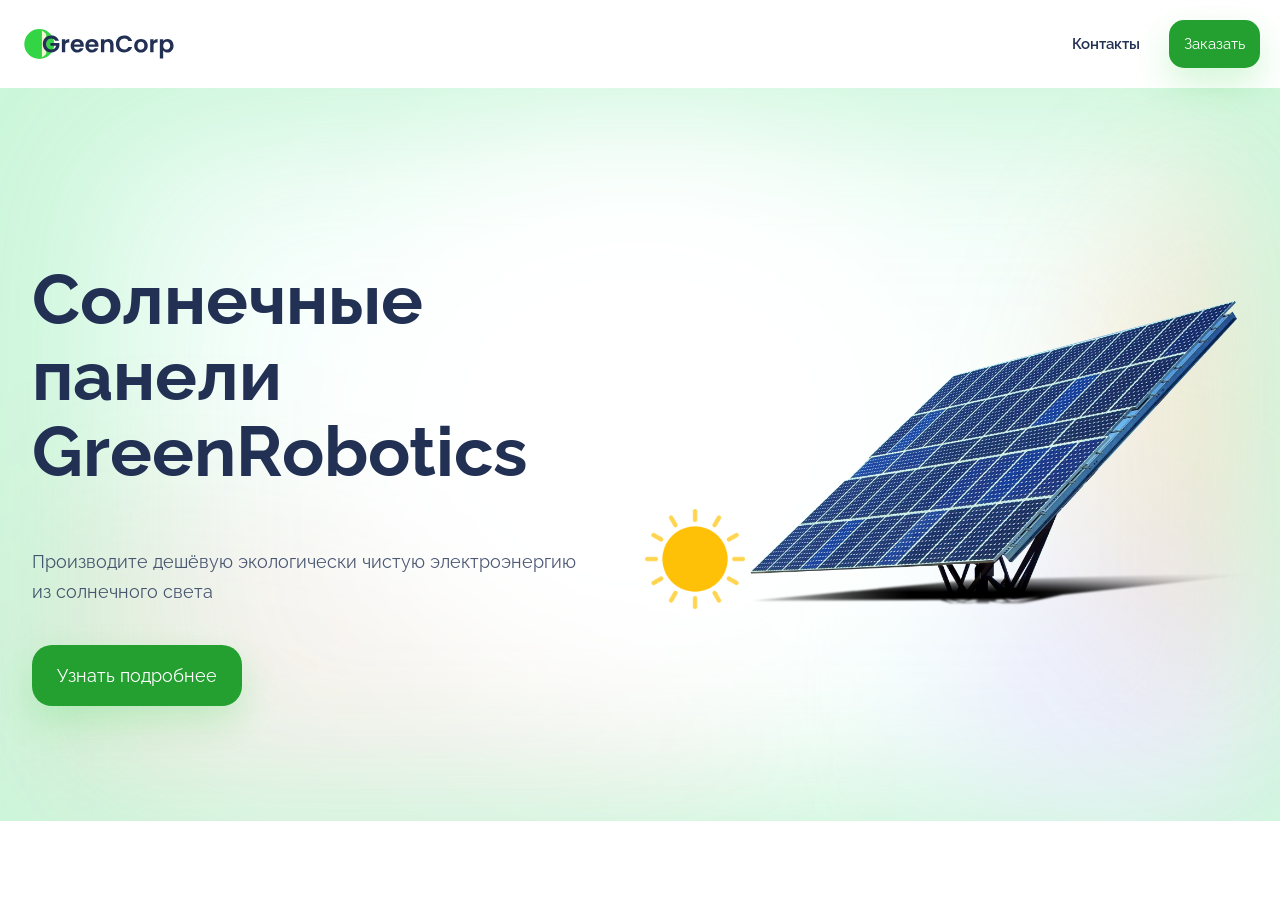
<file: index.html>
<!DOCTYPE html>
<html lang="ru">
<head>
  <title>Солнечные батареи GreenCorp</title>
  <link rel="stylesheet" href="main.css">
  <link href="https://fonts.googleapis.com/css2?family=Raleway:wght@100;300;400;500;600;700;800&display=swap" rel="stylesheet">
</head>
<body>

   <header>
    
        <img class='header_logo' src='img/logo.svg'>
        <div class="header__controls">
            <a href="#contacts">Контакты</a>
            <button>Заказать</button>
          </div>
   </header>
   <section class="about">
        <div class="about__info">
            <h1>Солнечные панели GreenRobotics</h1>
            <p>Производите дешёвую экологически чистую электроэнергию из солнечного света</p>
            <button>Узнать подробнее</button>
        </div>
        <div class="about__images"> 
            <img class="about_sun-images" src="img/sun.png">
            <img class="about__image" src="img/solar-panel.png">
        </div>
   </section>
    
</body>
</html>
</file>
<file: main.css>
body {
    font-family: 'Raleway', sans-serif;
    color: #213053;
    margin: 0;
  }
  header{
    
    display: flex;
    justify-content: space-between;
    align-items: center;
    padding: 20px;
  }
  .header_logo {
    height: 30px;
  }
  a {
    text-decoration: none;
    color: #213053;
  }
  header a {
    font-size: 15px;
    font-weight: 600;
    margin-right: 25px;
  }
  button {
    font-family: 'Raleway', sans—serif;
    font-size: 15px;
    color: #fff;
    background-color: #23a030;
    border: none;
    border-radius: 15px;
    cursor: pointer;
    box-shadow: 0 16px 36px rgb(52 213 68 / 22%);
    padding: 15px;
  }
  .about__image{
    width: 500px;
  }
  .about_sun-images {
    width: 100px;
    height: 100px;
  }
  .about {
    display: flex;
    justify-content: space-around;
    align-items: center;
    padding-top: 115px;
    padding-bottom: 115px;
    background: url('img/back.png') no-repeat;
    background-position: center;
    background-size: cover;
  }
  .about h1{
    font-size: 70px;
    line-height: 76px;
  }
  .about p{
    font-size: 18px;
    line-height: 30px;
    opacity: 0.8;
  }
  .about button{
    font-size: 18px;
    border-radius: 20px;
    padding: 20px 25px;
    margin-top: 20px;
  }
  .about__info {
    max-width: 550px;
  }
</file>
